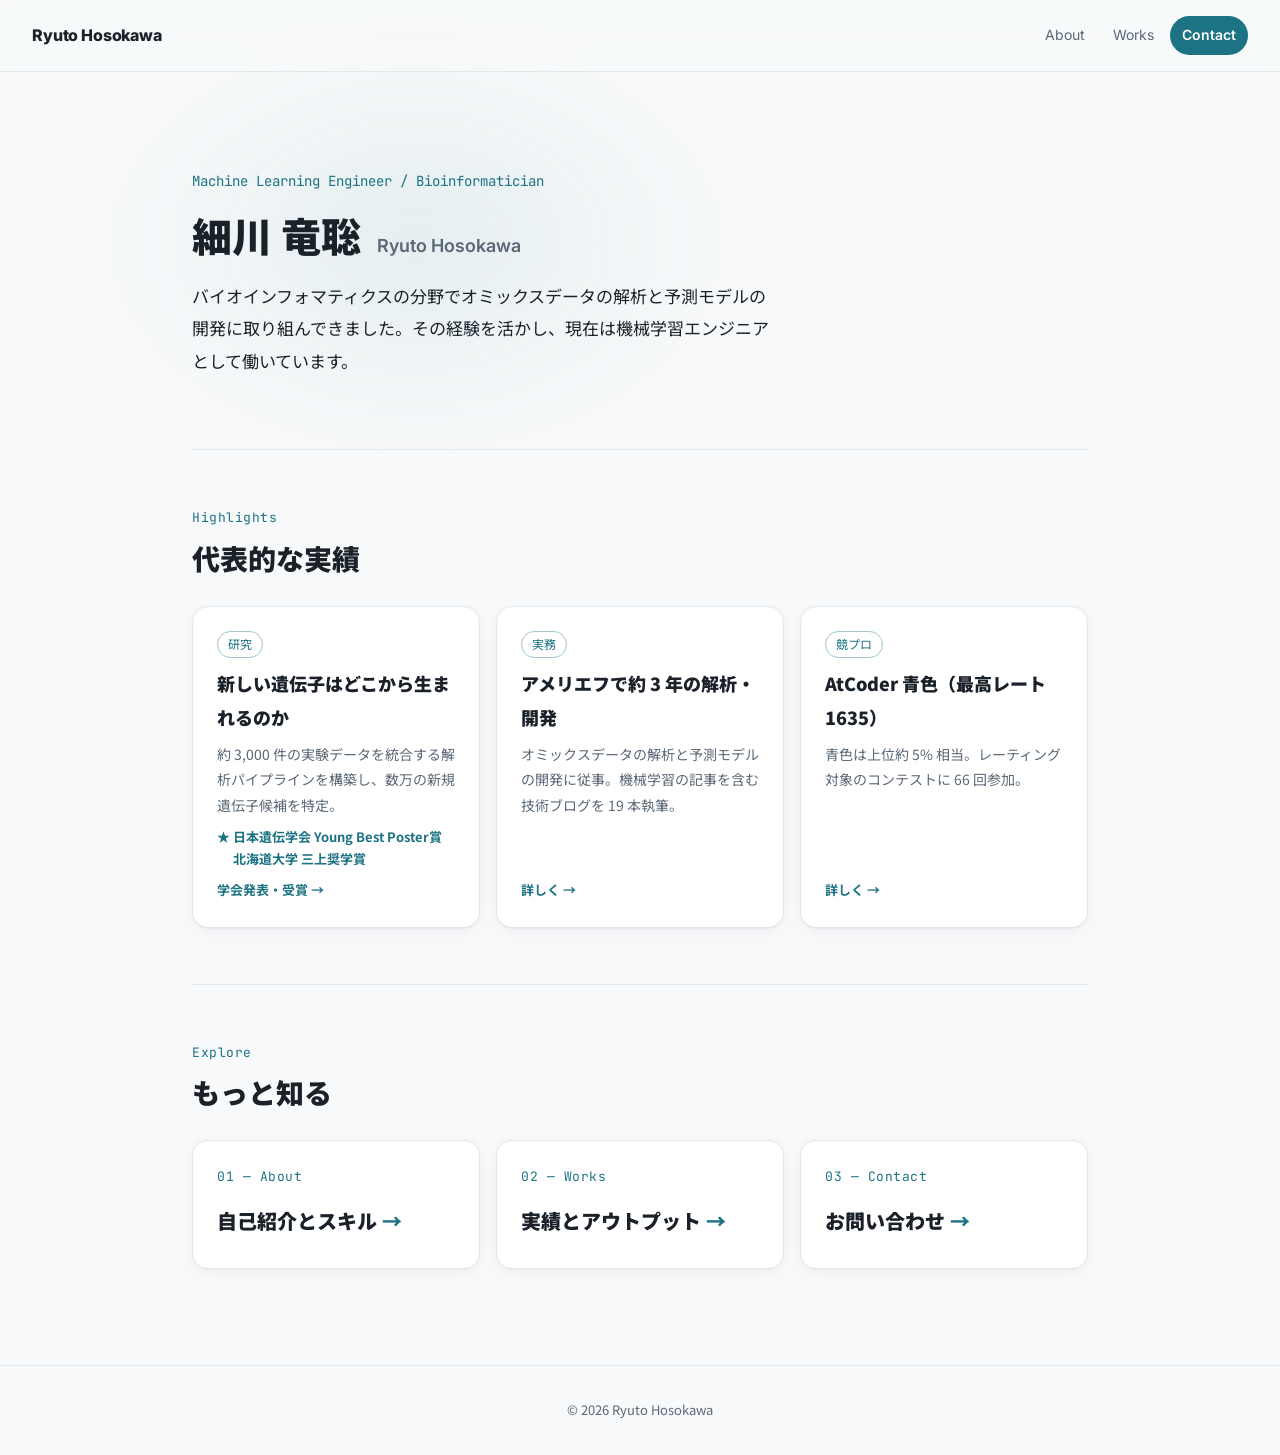
<file: index.html>
<!DOCTYPE html>
<html lang="ja">
<head>
  <meta charset="UTF-8">
  <meta name="viewport" content="width=device-width, initial-scale=1">
  <title>Ryuto Hosokawa | Portfolio</title>
  <meta name="description" content="機械学習エンジニア 細川 竜聡（Ryuto Hosokawa）のポートフォリオ。自己紹介・スキル・制作物・技術記事をまとめています。">
  <link rel="preconnect" href="https://fonts.googleapis.com">
  <link rel="preconnect" href="https://fonts.gstatic.com" crossorigin>
  <link href="https://fonts.googleapis.com/css2?family=Inter:wght@400;600;800&family=JetBrains+Mono:wght@400&family=Noto+Sans+JP:wght@400;700;900&display=swap" rel="stylesheet">
  <link rel="stylesheet" href="style.css">
</head>
<body>
  <header class="site-header">
    <a class="logo" href="index.html">Ryuto Hosokawa</a>
    <nav class="nav">
      <a href="about.html">About</a>
      <a href="works.html">Works</a>
      <a href="contact.html" class="nav-cta">Contact</a>
    </nav>
  </header>

  <main>
    <section class="hero">
      <div class="hero-glow" aria-hidden="true"></div>
      <p class="eyebrow">Machine Learning Engineer / Bioinformatician</p>

      <!-- 1. 誰？ -->
      <h1 class="hero-name">細川 竜聡<span class="name-en">Ryuto Hosokawa</span></h1>

      <!-- 2. 何ができる？（事実の一文） -->
      <p class="summary">
        バイオインフォマティクスの分野でオミックスデータの解析と予測モデルの開発に取り組んできました。その経験を活かし、現在は機械学習エンジニアとして働いています。
      </p>
    </section>

    <!-- 4. 本当にできる？（代表的な実績・制作物を 2〜3 個） -->
    <section class="block">
      <div class="block-head">
        <p class="label">Highlights</p>
        <h2>代表的な実績</h2>
      </div>
      <div class="highlights">
        <a class="highlight" href="works.html#achievements">
          <span class="badge">研究</span>
          <span class="highlight-title">新しい遺伝子はどこから生まれるのか</span>
          <span class="highlight-desc">約 3,000 件の実験データを統合する解析パイプラインを構築し、数万の新規遺伝子候補を特定。</span>
          <span class="highlight-award">日本遺伝学会 Young Best Poster賞<br>北海道大学 三上奨学賞</span>
          <span class="highlight-more">学会発表・受賞 →</span>
        </a>
        <a class="highlight" href="works.html#articles">
          <span class="badge">実務</span>
          <span class="highlight-title">アメリエフで約 3 年の解析・開発</span>
          <span class="highlight-desc">オミックスデータの解析と予測モデルの開発に従事。機械学習の記事を含む技術ブログを 19 本執筆。</span>
          <span class="highlight-more">詳しく →</span>
        </a>
        <a class="highlight" href="works.html#achievements">
          <span class="badge">競プロ</span>
          <span class="highlight-title">AtCoder 青色（最高レート 1635）</span>
          <span class="highlight-desc">青色は上位約 5% 相当。レーティング対象のコンテストに 66 回参加。</span>
          <span class="highlight-more">詳しく →</span>
        </a>
      </div>
    </section>

    <section class="block">
      <div class="block-head">
        <p class="label">Explore</p>
        <h2>もっと知る</h2>
      </div>
      <div class="entries">
        <a class="entry" href="about.html">
          <span class="label">01 — About</span>
          <span class="entry-title">自己紹介とスキル</span>
        </a>
        <a class="entry" href="works.html">
          <span class="label">02 — Works</span>
          <span class="entry-title">実績とアウトプット</span>
        </a>
        <a class="entry" href="contact.html">
          <span class="label">03 — Contact</span>
          <span class="entry-title">お問い合わせ</span>
        </a>
      </div>
    </section>
  </main>

  <footer class="site-footer">
    <p>&copy; 2026 Ryuto Hosokawa</p>
  </footer>
</body>
</html>
</file>
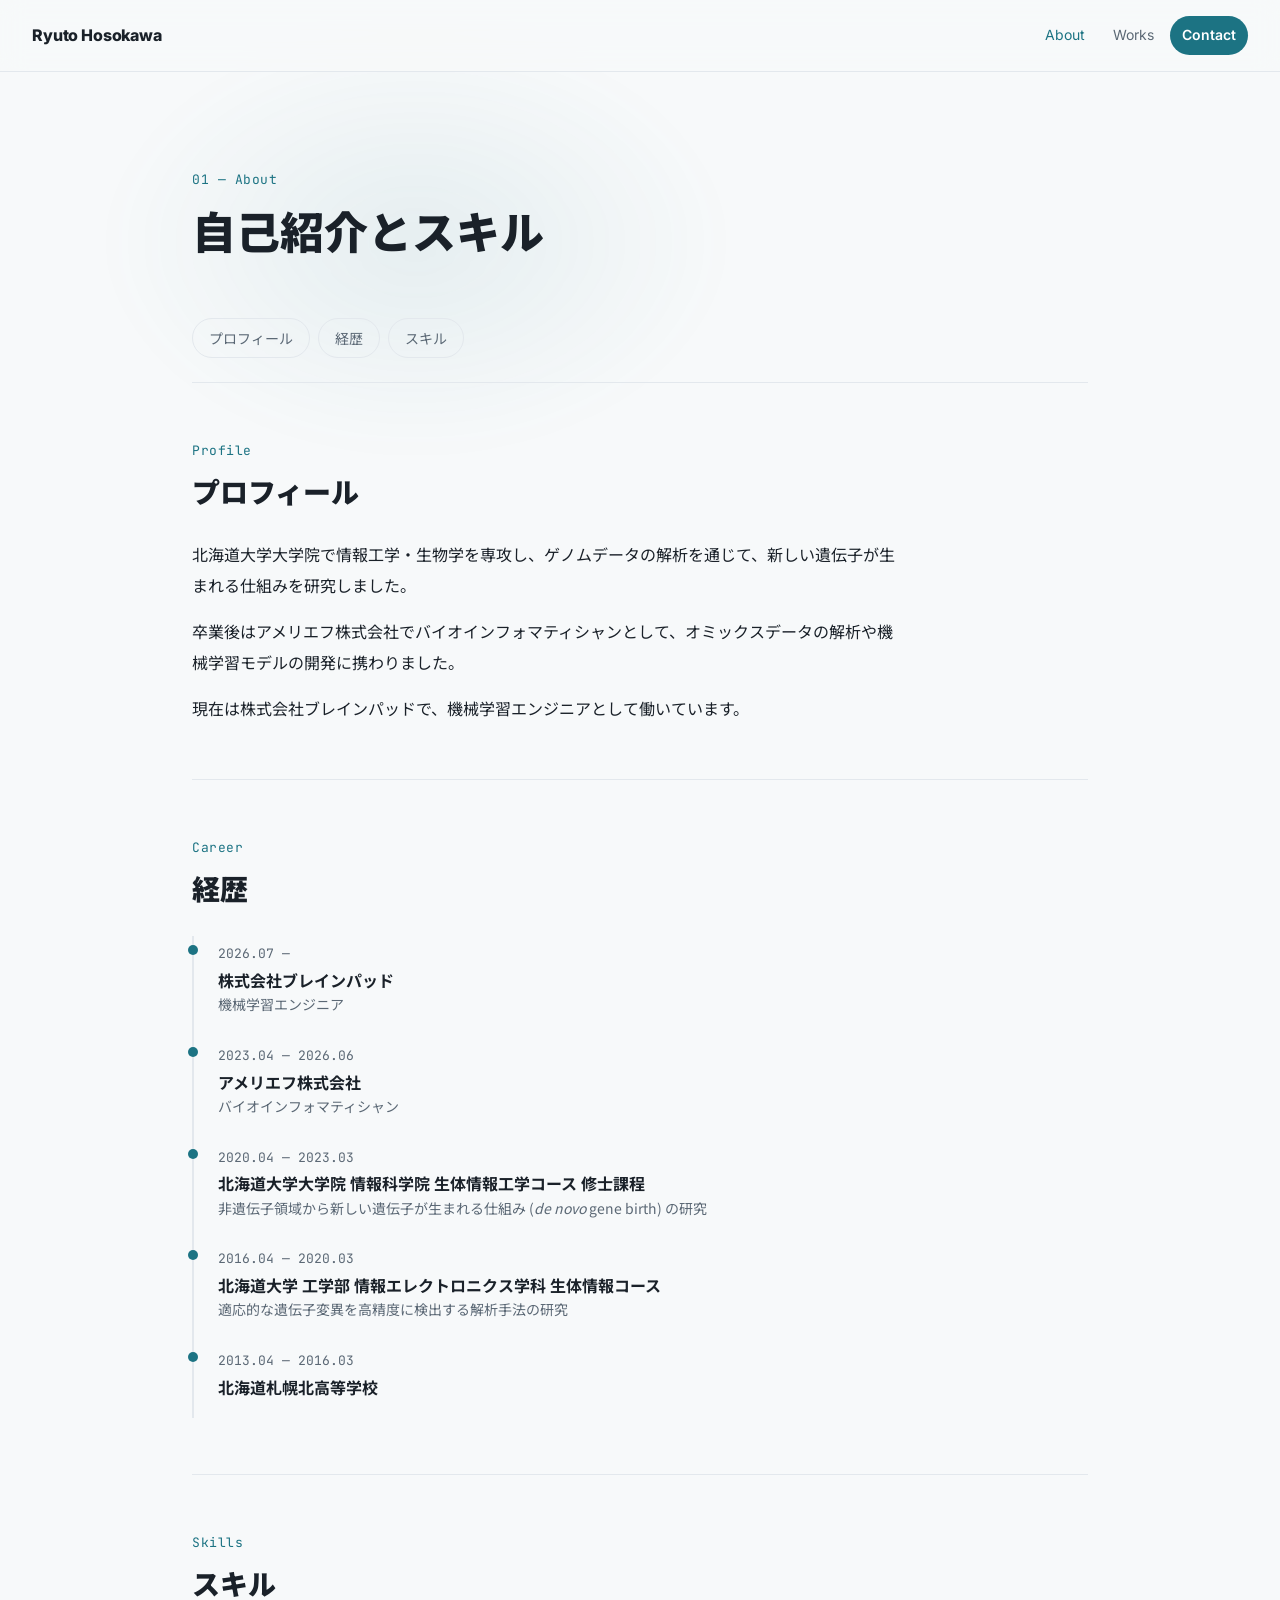
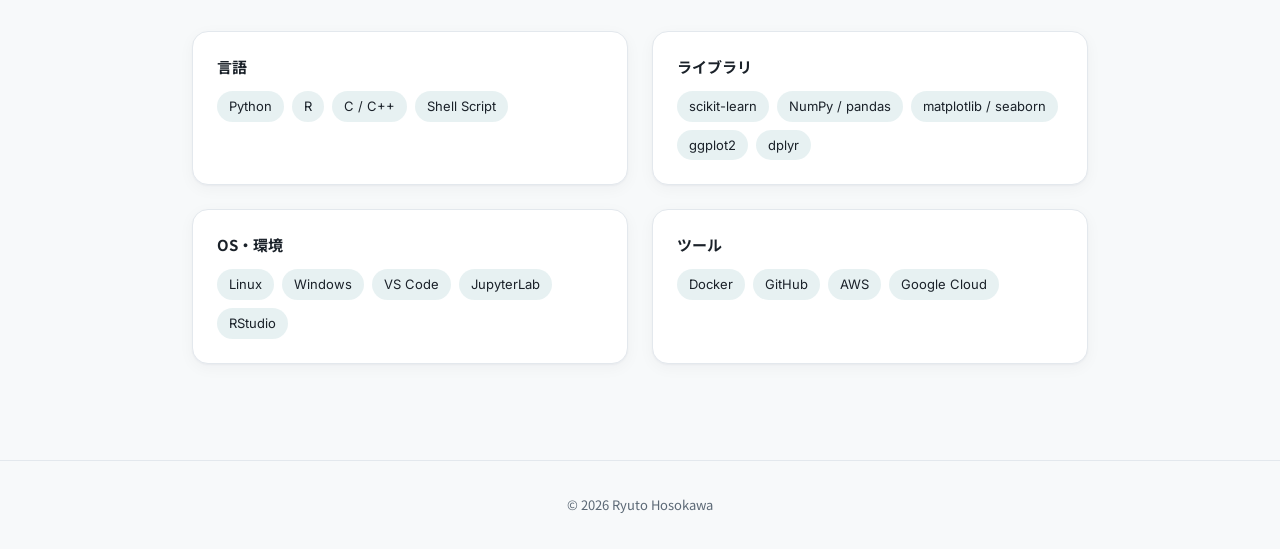
<file: about.html>
<!DOCTYPE html>
<html lang="ja">
<head>
  <meta charset="UTF-8">
  <meta name="viewport" content="width=device-width, initial-scale=1">
  <title>About | Ryuto Hosokawa</title>
  <meta name="description" content="Ryuto Hosokawa の自己紹介・経歴・スキル。">
  <link rel="preconnect" href="https://fonts.googleapis.com">
  <link rel="preconnect" href="https://fonts.gstatic.com" crossorigin>
  <link href="https://fonts.googleapis.com/css2?family=Inter:wght@400;600;800&family=JetBrains+Mono:wght@400&family=Noto+Sans+JP:wght@400;700;900&display=swap" rel="stylesheet">
  <link rel="stylesheet" href="style.css">
</head>
<body>
  <header class="site-header">
    <a class="logo" href="index.html">Ryuto Hosokawa</a>
    <nav class="nav">
      <a href="about.html" aria-current="page">About</a>
      <a href="works.html">Works</a>
      <a href="contact.html" class="nav-cta">Contact</a>
    </nav>
  </header>

  <main>
    <section class="page-head">
      <div class="hero-glow" aria-hidden="true"></div>
      <p class="label">01 — About</p>
      <h1>自己紹介とスキル</h1>
    </section>
    <nav class="subnav" aria-label="このページの項目">
      <a href="#profile">プロフィール</a>
      <a href="#career">経歴</a>
      <a href="#skills">スキル</a>
    </nav>

    <section id="profile" class="block">
      <div class="block-head">
        <p class="label">Profile</p>
        <h2>プロフィール</h2>
      </div>
      <div class="about-body">
        <!-- 日本語の文中で改行すると空白が入るため、段落は1行で書く -->
        <p>北海道大学大学院で情報工学・生物学を専攻し、ゲノムデータの解析を通じて、新しい遺伝子が生まれる仕組みを研究しました。</p>
        <p>卒業後はアメリエフ株式会社でバイオインフォマティシャンとして、オミックスデータの解析や機械学習モデルの開発に携わりました。</p>
        <p>現在は株式会社ブレインパッドで、機械学習エンジニアとして働いています。</p>
      </div>
    </section>

    <section id="career" class="block">
      <div class="block-head">
        <p class="label">Career</p>
        <h2>経歴</h2>
      </div>
      <ol class="timeline">
        <li>
          <time>2026.07 —</time>
          <div>
            <h3>株式会社ブレインパッド</h3>
            <p>機械学習エンジニア</p>
          </div>
        </li>
        <li>
          <time>2023.04 — 2026.06</time>
          <div>
            <h3>アメリエフ株式会社</h3>
            <p>バイオインフォマティシャン</p>
          </div>
        </li>
        <li>
          <time>2020.04 — 2023.03</time>
          <div>
            <h3>北海道大学大学院 情報科学院 生体情報工学コース 修士課程</h3>
            <p>非遺伝子領域から新しい遺伝子が生まれる仕組み (<i lang="la">de novo</i> gene birth) の研究</p>
          </div>
        </li>
        <li>
          <time>2016.04 — 2020.03</time>
          <div>
            <h3>北海道大学 工学部 情報エレクトロニクス学科 生体情報コース</h3>
            <p>適応的な遺伝子変異を高精度に検出する解析手法の研究</p>
          </div>
        </li>
        <li>
          <time>2013.04 — 2016.03</time>
          <div>
            <h3>北海道札幌北高等学校</h3>
          </div>
        </li>
      </ol>
    </section>

    <section id="skills" class="block">
      <div class="block-head">
        <p class="label">Skills</p>
        <h2>スキル</h2>
      </div>
      <div class="skills">
        <div class="skill-group">
          <h3>言語</h3>
          <ul class="tags"><li>Python</li><li>R</li><li>C / C++</li><li>Shell Script</li></ul>
        </div>
        <div class="skill-group">
          <h3>ライブラリ</h3>
          <ul class="tags"><li>scikit-learn</li><li>NumPy / pandas</li><li>matplotlib / seaborn</li><li>ggplot2</li><li>dplyr</li></ul>
        </div>
        <div class="skill-group">
          <h3>OS・環境</h3>
          <ul class="tags"><li>Linux</li><li>Windows</li><li>VS Code</li><li>JupyterLab</li><li>RStudio</li></ul>
        </div>
        <div class="skill-group">
          <h3>ツール</h3>
          <ul class="tags"><li>Docker</li><li>GitHub</li><li>AWS</li><li>Google Cloud</li></ul>
        </div>
      </div>
    </section>
  </main>

  <footer class="site-footer">
    <p>&copy; 2026 Ryuto Hosokawa</p>
  </footer>
</body>
</html>
</file>
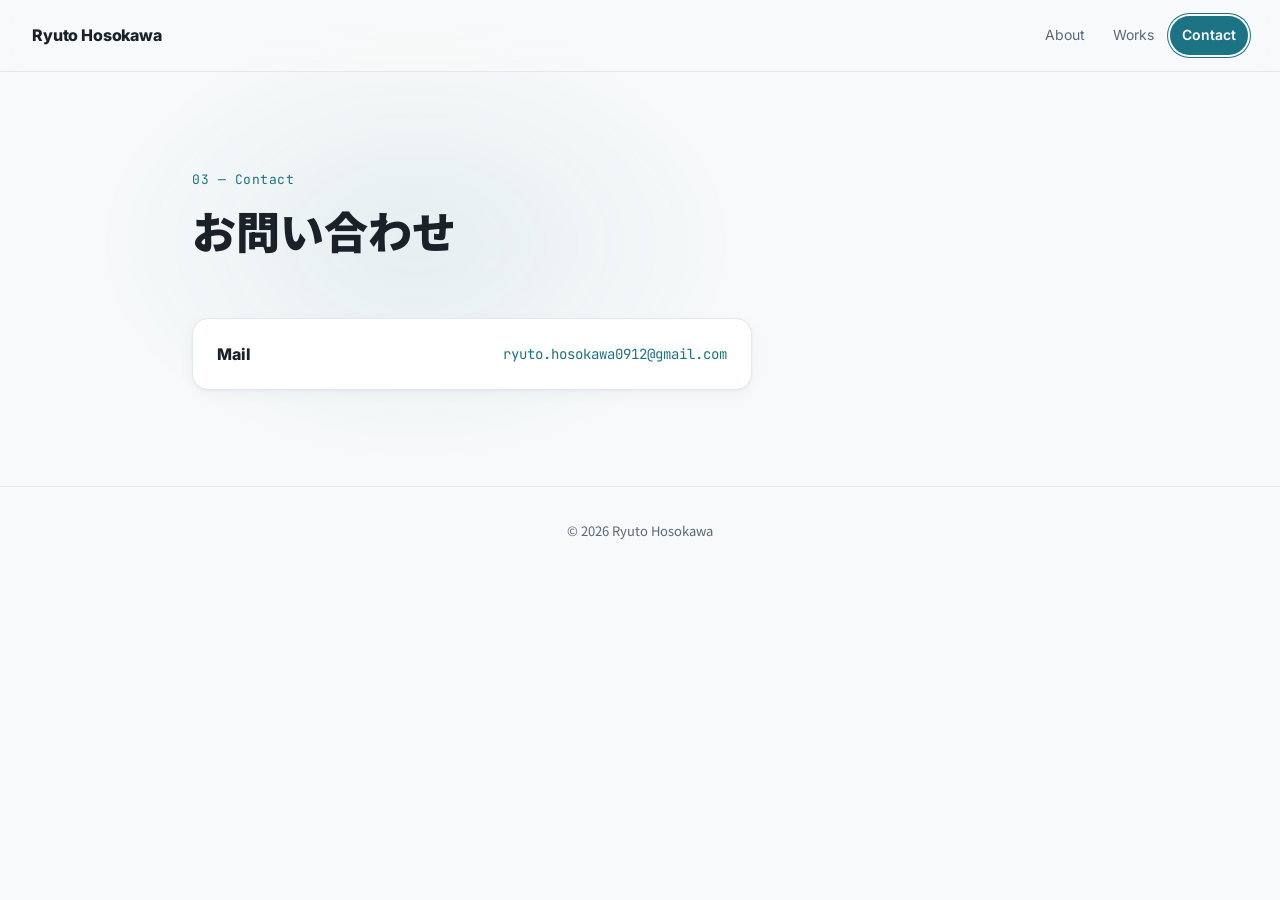
<file: contact.html>
<!DOCTYPE html>
<html lang="ja">
<head>
  <meta charset="UTF-8">
  <meta name="viewport" content="width=device-width, initial-scale=1">
  <title>Contact | Ryuto Hosokawa</title>
  <meta name="description" content="Ryuto Hosokawa への連絡先。">
  <link rel="preconnect" href="https://fonts.googleapis.com">
  <link rel="preconnect" href="https://fonts.gstatic.com" crossorigin>
  <link href="https://fonts.googleapis.com/css2?family=Inter:wght@400;600;800&family=JetBrains+Mono:wght@400&family=Noto+Sans+JP:wght@400;700;900&display=swap" rel="stylesheet">
  <link rel="stylesheet" href="style.css">
</head>
<body>
  <header class="site-header">
    <a class="logo" href="index.html">Ryuto Hosokawa</a>
    <nav class="nav">
      <a href="about.html">About</a>
      <a href="works.html">Works</a>
      <a href="contact.html" class="nav-cta" aria-current="page">Contact</a>
    </nav>
  </header>

  <main>
    <section class="page-head">
      <div class="hero-glow" aria-hidden="true"></div>
      <p class="label">03 — Contact</p>
      <h1>お問い合わせ</h1>
    </section>

    <section class="section section-tight">
      <div class="contact-list">
        <a class="contact-item" href="mailto:ryuto.hosokawa0912@gmail.com">
          <span class="contact-name">Mail</span>
          <span class="contact-value">ryuto.hosokawa0912@gmail.com</span>
        </a>
      </div>
    </section>
  </main>

  <footer class="site-footer">
    <p>&copy; 2026 Ryuto Hosokawa</p>
  </footer>
</body>
</html>
</file>
<file: style.css>
/* ===== 色・フォントの設定 ===== */
:root {
  --bg: #f7f9fa;
  --bg-elev: #ffffff;
  --border: #e3e8ed;
  --text: #1a2129;
  --text-sub: #5b6875;
  --accent-rgb: 28, 115, 131; /* 白背景でも読める濃いめのシアン #1c7383。色を変えるときはここだけ */
  --accent: rgb(var(--accent-rgb));
  --accent-dim: rgba(var(--accent-rgb), 0.1);
  --on-accent: #ffffff; /* アクセント色の上に載せる文字色 */
  --header-bg: rgba(247, 249, 250, 0.85);
  --shadow: 0 1px 2px rgba(16, 24, 40, 0.04), 0 4px 16px rgba(16, 24, 40, 0.04);

  --font-en: "Inter", "Noto Sans JP", system-ui, sans-serif;
  --font-body: "Noto Sans JP", system-ui, sans-serif;
  --font-mono: "JetBrains Mono", ui-monospace, monospace;
}

/* ===== ベース ===== */
*,
*::before,
*::after {
  box-sizing: border-box;
}

html {
  scroll-behavior: smooth;
  scroll-padding-top: 88px; /* 固定ヘッダーの分 */
}

body {
  margin: 0;
  background: var(--bg);
  color: var(--text);
  font-family: var(--font-body);
  font-size: 16px;
  line-height: 1.9;
  -webkit-font-smoothing: antialiased;
}

a {
  color: inherit;
  text-decoration: none;
}

h1,
h2,
h3 {
  line-height: 1.4;
}

/* ===== ヘッダー ===== */
.site-header {
  position: sticky;
  top: 0;
  z-index: 10;
  display: flex;
  align-items: center;
  justify-content: space-between;
  gap: 16px;
  padding: 16px 32px;
  background: var(--header-bg);
  backdrop-filter: blur(12px);
  border-bottom: 1px solid var(--border);
}

.logo {
  font-family: var(--font-en);
  font-weight: 800;
  letter-spacing: -0.01em;
  white-space: nowrap;
}

.nav {
  display: flex;
  align-items: center;
  gap: 4px;
  font-family: var(--font-en);
  font-size: 14px;
}

.nav a {
  padding: 6px 12px;
  color: var(--text-sub);
  border-radius: 999px;
  transition: color 0.2s ease;
}

.nav a:hover {
  color: var(--text);
}

.nav .nav-cta {
  color: var(--on-accent);
  background: var(--accent);
  font-weight: 600;
}

.nav .nav-cta:hover {
  color: var(--on-accent);
  opacity: 0.85;
}

/* 今いるページ */
.nav a[aria-current="page"]:not(.nav-cta) {
  color: var(--accent);
}

.nav .nav-cta[aria-current="page"] {
  box-shadow: 0 0 0 2px var(--bg), 0 0 0 3px var(--accent);
}

/* カード類に共通の影（白背景で輪郭を出すため） */
.card,
.entry,
.highlight,
.skill-group,
.contact-item {
  box-shadow: var(--shadow);
}

/* ===== レイアウト ===== */
main {
  max-width: 960px;
  margin: 0 auto;
  padding: 0 32px;
}

.section {
  padding: 96px 0;
}

.section-tight {
  padding-top: 0;
}

.label {
  margin: 0 0 8px;
  font-family: var(--font-mono);
  font-size: 13px;
  color: var(--accent);
  letter-spacing: 0.04em;
}

/* ===== 各ページの見出し ===== */
.page-head {
  position: relative;
  padding: 96px 0 56px;
}

.page-head h1 {
  margin: 0;
  font-size: clamp(30px, 5vw, 44px);
  font-weight: 900;
}

/* ページ内の項目へのリンク */
.subnav {
  display: flex;
  flex-wrap: wrap;
  gap: 8px;
  margin-bottom: 24px;
}

.subnav a {
  padding: 6px 16px;
  font-size: 14px;
  color: var(--text-sub);
  border: 1px solid var(--border);
  border-radius: 999px;
  transition: color 0.2s ease, border-color 0.2s ease;
}

.subnav a:hover {
  color: var(--accent);
  border-color: var(--accent);
}

/* ページ内の各項目 */
.block {
  padding: 56px 0;
  border-top: 1px solid var(--border);
}

.block:last-child {
  padding-bottom: 96px;
}

.block-head {
  margin-bottom: 28px;
}

.block-head h2 {
  margin: 0;
  font-size: clamp(22px, 3.5vw, 28px);
  font-weight: 900;
}

/* ===== ヒーロー ===== */
.hero {
  position: relative;
  padding: 96px 0 72px;
}

.hero-glow {
  position: absolute;
  top: -40px;
  left: -10%;
  z-index: -1;
  width: 70%;
  height: 420px;
  background: radial-gradient(ellipse at center, rgba(var(--accent-rgb), 0.08), transparent 70%);
  filter: blur(20px);
  pointer-events: none;
}

.eyebrow {
  margin: 0 0 16px;
  font-family: var(--font-mono);
  font-size: 14px;
  color: var(--accent);
}

/* トップのヒーロー（名前・要約） */
.hero-name {
  display: flex;
  flex-wrap: wrap;
  align-items: baseline;
  gap: 4px 16px;
  margin: 0 0 20px;
  font-size: clamp(28px, 4.5vw, 40px);
  font-weight: 900;
  line-height: 1.25;
}

.name-en {
  font-family: var(--font-en);
  font-size: 0.45em;
  font-weight: 600;
  color: var(--text-sub);
}

.summary {
  max-width: 34em;
  margin: 0;
  font-size: 17px;
}

/* ===== highlights ===== */
.highlights {
  display: grid;
  grid-template-columns: repeat(auto-fill, minmax(260px, 1fr));
  gap: 16px;
}

.highlight {
  display: flex;
  flex-direction: column;
  align-items: flex-start;
  gap: 8px;
  padding: 24px;
  background: var(--bg-elev);
  border: 1px solid var(--border);
  border-radius: 16px;
  transition: border-color 0.2s ease, transform 0.2s ease;
}

.highlight:hover {
  border-color: rgba(var(--accent-rgb), 0.5);
  transform: translateY(-4px);
}

.highlight-title {
  font-size: 18px;
  font-weight: 900;
}

.highlight-desc {
  flex: 1;
  color: var(--text-sub);
  font-size: 14px;
  line-height: 1.8;
}

/* カードに添える受賞歴 */
.highlight-award {
  position: relative;
  padding-left: 1.2em;
  font-size: 13px;
  font-weight: 700;
  line-height: 1.7;
  color: var(--accent);
}

.highlight-award::before {
  content: "★";
  position: absolute;
  left: 0;
}

.highlight-more {
  font-size: 13px;
  font-weight: 700;
  color: var(--accent);
}

/* ===== about ===== */

.about-body {
  max-width: 44em;
}

.about-body > p {
  margin: 0;
}

.about-body > p + p {
  margin-top: 1em;
}

.timeline {
  margin: 0;
  padding: 0;
  list-style: none;
  border-left: 2px solid var(--border);
}

.timeline li {
  position: relative;
  padding: 0 0 20px 24px;
}

.timeline li::before {
  content: "";
  position: absolute;
  top: 9px;
  left: -6px;
  width: 10px;
  height: 10px;
  background: var(--accent);
  border-radius: 50%;
}

.timeline time {
  font-family: var(--font-mono);
  font-size: 13px;
  color: var(--text-sub);
}

.timeline h3 {
  margin: 2px 0 0;
  font-size: 16px;
}

.timeline p {
  margin: 0;
  color: var(--text-sub);
  font-size: 14px;
}

/* ===== projects ===== */
.cards {
  display: grid;
  grid-template-columns: repeat(auto-fill, minmax(270px, 1fr));
  gap: 24px;
}

.card {
  overflow: hidden;
  background: var(--bg-elev);
  border: 1px solid var(--border);
  border-radius: 16px;
  transition: border-color 0.2s ease, transform 0.2s ease;
}

.card:hover {
  border-color: rgba(var(--accent-rgb), 0.5);
  transform: translateY(-4px);
}

.card-body {
  padding: 20px 22px 22px;
}

.card h3 {
  margin: 0 0 8px;
  font-family: var(--font-en);
  font-size: 19px;
  font-weight: 800;
}

.card-desc {
  margin: 0 0 16px;
  color: var(--text-sub);
  font-size: 14px;
  line-height: 1.8;
}

.card-links {
  display: flex;
  gap: 16px;
  margin: 16px 0 0;
  font-size: 14px;
  font-weight: 700;
}

.card-links a {
  color: var(--accent);
}

.card-links a:hover {
  text-decoration: underline;
}

/* 研究など、横幅いっぱいで見せるカード */
.card-wide {
  grid-column: 1 / -1;
}

.card-wide:hover {
  transform: none;
}

.card-wide .card-body {
  padding: 28px 32px 32px;
}

.card-kind {
  margin: 0 0 6px;
  font-family: var(--font-mono);
  font-size: 13px;
  color: var(--accent);
}

/* タグ（制作物・スキル共通） */
.tags {
  display: flex;
  flex-wrap: wrap;
  gap: 8px;
  margin: 0;
  padding: 0;
  list-style: none;
}

.tags li {
  padding: 3px 12px;
  font-family: var(--font-en);
  font-size: 13px;
  color: var(--text);
  background: var(--accent-dim);
  border-radius: 999px;
}

/* ===== skills ===== */
.skills {
  display: grid;
  grid-template-columns: repeat(2, 1fr);
  gap: 24px;
}

.skill-group {
  padding: 24px;
  background: var(--bg-elev);
  border: 1px solid var(--border);
  border-radius: 16px;
}

.skill-group h3 {
  margin: 0 0 14px;
  font-size: 15px;
}

/* ===== 技術記事（ブログごとのスクロール枠） ===== */
.feeds {
  display: grid;
  grid-template-columns: repeat(2, minmax(0, 1fr));
  gap: 24px;
  align-items: start;
}

.feed {
  overflow: hidden;
  background: var(--bg-elev);
  border: 1px solid var(--border);
  border-radius: 16px;
  box-shadow: var(--shadow);
}

.feed-head {
  padding: 18px 22px 14px;
  border-bottom: 1px solid var(--border);
}

.feed-head h3 {
  margin: 0;
  font-size: 16px;
}

.feed-meta {
  margin: 2px 0 0;
  font-size: 13px;
  color: var(--text-sub);
}

.feed-meta a {
  color: var(--accent);
}

.feed-meta a:hover {
  text-decoration: underline;
}

/* 枠の中だけをスクロールさせる */
.feed-list {
  max-height: 420px;
  margin: 0;
  padding: 0;
  overflow-y: auto;
  overscroll-behavior: contain;
  list-style: none;
}

.feed-list li + li {
  border-top: 1px solid var(--border);
}

.feed-list a {
  display: flex;
  flex-direction: column;
  padding: 14px 22px;
  transition: background-color 0.2s ease;
}

.feed-list a:hover {
  background: var(--accent-dim);
}

/* サムネイル付きの行（左にサムネ、右に日付とタイトル） */
.feed-list.has-thumbs a {
  display: grid;
  grid-template-columns: 112px minmax(0, 1fr);
  align-items: center;
  gap: 16px;
}

.feed-thumb {
  width: 100%;
  height: auto;
  aspect-ratio: 16 / 9;
  object-fit: cover;
  background: var(--border);
  border: 1px solid var(--border);
  border-radius: 6px;
}

.feed-text {
  display: flex;
  flex-direction: column;
  min-width: 0;
}

.feed-list time {
  font-family: var(--font-mono);
  font-size: 12px;
  color: var(--text-sub);
}

.post-title {
  font-size: 15px;
  font-weight: 700;
  line-height: 1.6;
}

/* ===== achievements ===== */
.achievements {
  margin: 0;
  padding: 0;
  list-style: none;
}

/* 日付・バッジ・本文の3列。バッジの幅が違っても本文の開始位置をそろえる */
.achievements li {
  display: grid;
  grid-template-columns: 64px 96px 1fr;
  align-items: baseline;
  gap: 4px 16px;
  padding: 16px 4px;
  border-bottom: 1px solid var(--border);
}

.achievements .badge {
  justify-self: start;
}

.achievements time {
  font-family: var(--font-mono);
  font-size: 13px;
  color: var(--text-sub);
}

.badge {
  padding: 1px 10px;
  font-size: 12px;
  color: var(--accent);
  border: 1px solid rgba(var(--accent-rgb), 0.4);
  border-radius: 999px;
}

.achievement-title {
  font-weight: 700;
}

/* タイトルの下に添える著者・掲載先など */
.achievement-body {
  display: flex;
  flex-direction: column;
  min-width: 0;
}

.achievement-meta {
  font-size: 13px;
  color: var(--text-sub);
}

.achievement-meta strong {
  color: var(--text);
}

.achievement-award {
  margin: 2px 0;
  font-size: 14px;
  font-weight: 700;
  color: var(--accent);
}

.achievement-award::before {
  content: "★ ";
}

.achievement-links {
  display: flex;
  flex-wrap: wrap;
  gap: 4px 16px;
  margin-top: 2px;
  font-size: 12px;
}

/* 控えめに見せ、マウスを乗せたときだけアクセント色にする */
.achievement-links a {
  color: var(--text-sub);
  text-decoration: underline;
  text-decoration-color: var(--border);
  text-underline-offset: 3px;
}

.achievement-links a:hover {
  color: var(--accent);
  text-decoration-color: currentColor;
}

/* ===== contact ===== */
.contact-list {
  display: grid;
  gap: 16px;
  max-width: 560px;
}

.contact-item {
  display: flex;
  align-items: center;
  justify-content: space-between;
  gap: 16px;
  padding: 20px 24px;
  background: var(--bg-elev);
  border: 1px solid var(--border);
  border-radius: 16px;
  transition: border-color 0.2s ease;
}

.contact-item:hover {
  border-color: rgba(var(--accent-rgb), 0.5);
}

.contact-name {
  font-family: var(--font-en);
  font-weight: 800;
}

.contact-value {
  color: var(--accent);
  font-family: var(--font-mono);
  font-size: 14px;
  overflow-wrap: anywhere;
}

/* ===== トップの各ページへの入口 ===== */
.entries {
  display: grid;
  grid-template-columns: repeat(auto-fill, minmax(260px, 1fr));
  gap: 16px;
}

.entry {
  display: flex;
  flex-direction: column;
  padding: 24px;
  background: var(--bg-elev);
  border: 1px solid var(--border);
  border-radius: 16px;
  transition: border-color 0.2s ease, transform 0.2s ease;
}

.entry:hover {
  border-color: rgba(var(--accent-rgb), 0.5);
  transform: translateY(-4px);
}

.entry-title {
  margin: 4px 0;
  font-size: 20px;
  font-weight: 900;
}

.entry-title::after {
  content: " →";
  color: var(--accent);
}

/* ===== フッター ===== */
.site-footer {
  padding: 32px;
  border-top: 1px solid var(--border);
  text-align: center;
  font-size: 13px;
  color: var(--text-sub);
}

.site-footer p {
  margin: 0;
}

/* ===== スマホ対応 ===== */
@media (max-width: 720px) {
  .site-header {
    flex-direction: column;
    align-items: flex-start;
    gap: 8px;
    padding: 12px 16px;
  }

  /* スマホではナビを横スクロールにする */
  .nav {
    width: 100%;
    overflow-x: auto;
  }

  .nav a {
    white-space: nowrap;
  }

  html {
    scroll-padding-top: 120px;
  }

  .page-head {
    padding: 56px 0 40px;
  }

  .block {
    padding: 40px 0;
  }

  .feeds {
    grid-template-columns: 1fr;
  }

  .feed-list {
    max-height: 360px;
  }

  .feed-list.has-thumbs a {
    grid-template-columns: 88px minmax(0, 1fr);
    gap: 12px;
  }

  /* スマホでは日付とバッジを1行目、本文を2行目に */
  .achievements li {
    grid-template-columns: auto 1fr;
  }

  .achievement-body {
    grid-column: 1 / -1;
  }

  main {
    padding: 0 16px;
  }

  .hero {
    padding: 72px 0 64px;
  }

  .section {
    padding: 64px 0;
  }

  .skills {
    grid-template-columns: 1fr;
  }

  .card-wide .card-body {
    padding: 20px 22px 22px;
  }

}

@media (prefers-reduced-motion: reduce) {
  .card,
  .entry,
  .highlight {
    transition: none;
  }
}
</file>
